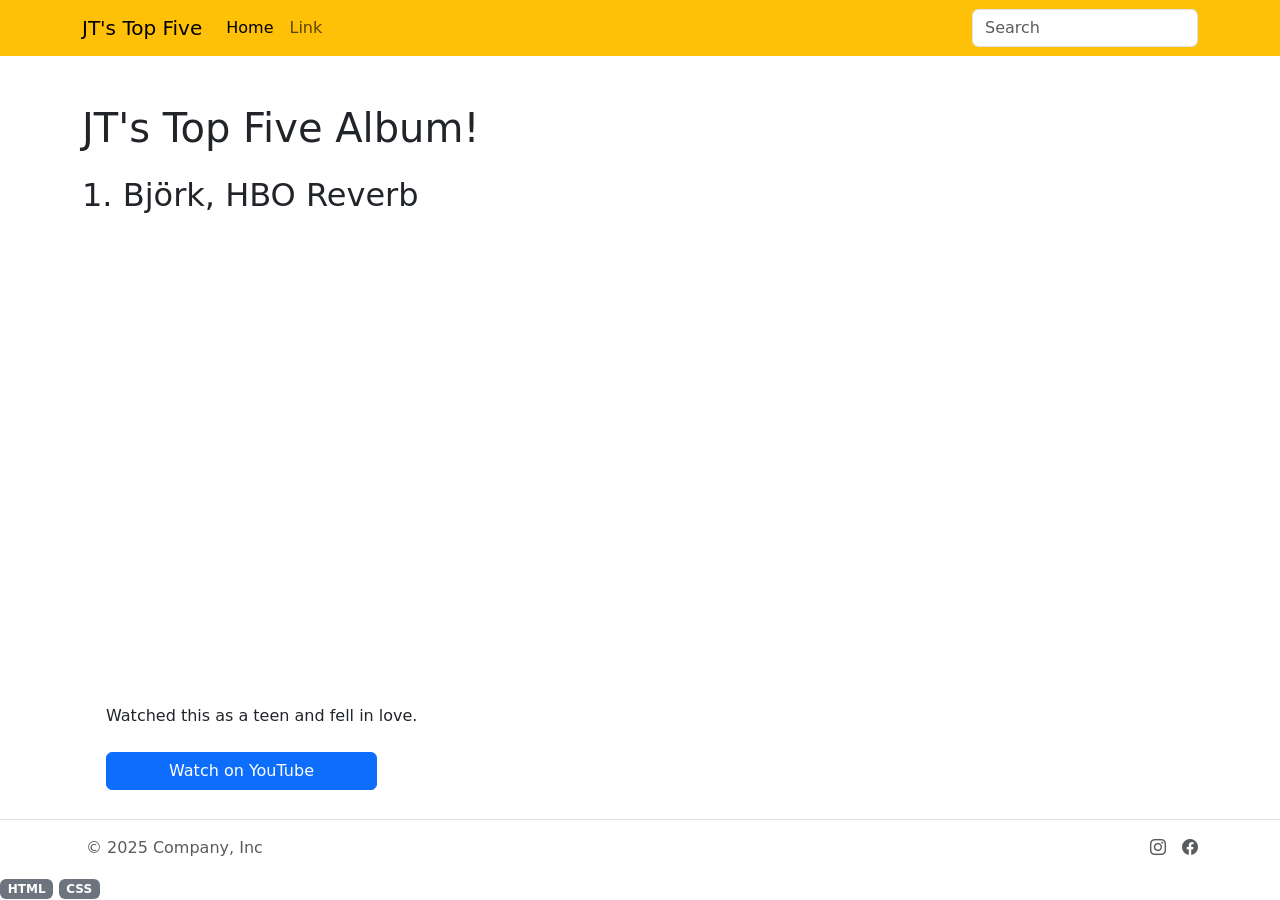
<file: bootstrap-sandbox.html>
<!doctype html>
<html lang="en" class="h-100 w-100">

<head>
  <meta charset="utf-8">
  <meta name="viewport" content="width=device-width, initial-scale=1">
  <title>Bootstrap demo</title>
  <link href="https://cdn.jsdelivr.net/npm/bootstrap@5.3.8/dist/css/bootstrap.min.css" rel="stylesheet"
    integrity="sha384-sRIl4kxILFvY47J16cr9ZwB07vP4J8+LH7qKQnuqkuIAvNWLzeN8tE5YBujZqJLB" crossorigin="anonymous">
  <link rel="stylesheet" href="https://cdn.jsdelivr.net/npm/bootstrap-icons@1.13.1/font/bootstrap-icons.min.css">  
</head>

<body class="h-100 w-100 d-flex flex-column">
  <nav class="navbar navbar-expand-lg navbar-warning bg-warning" aria-label="Eighth navbar example">
    <div class="container"> <a class="navbar-brand" href="#"> JT's Top Five </a> <button class="navbar-toggler" type="button"
        data-bs-toggle="collapse" data-bs-target="#navbarsExample07" aria-controls="navbarsExample07"
        aria-expanded="false" aria-label="Toggle navigation"> <span class="navbar-toggler-icon"></span> </button>
      <div class="collapse navbar-collapse" id="navbarsExample07">
        <ul class="navbar-nav me-auto mb-2 mb-lg-0">
          <li class="nav-item"> <a class="nav-link active" aria-current="page" href="#">Home</a> </li>
          <li class="nav-item"> <a class="nav-link" href="#">Link</a> </li>
        </ul>
        <form role="search"> <input class="form-control" type="search" placeholder="Search" aria-label="Search"> </form>
      </div>
    </div>
  </nav>
  <main class="container flex-grow-1 pt-5">
    <div>
      <h1>JT's Top Five Album!</h1>
    </div>
    <div class="py-3">
  <h2 class="pb-3">1. Björk, HBO Reverb</h2>
  <div class="ps-sm-4 col-lg-9">
    <div class="ratio ratio-16x9">
<iframe data-testid="embed-iframe" style="border-radius:12px" src="https://open.spotify.com/embed/album/6QTeUgt8uTcABIg3UZFpwY?utm_source=generator" width="100%" height="352" frameBorder="0" allowfullscreen="" allow="autoplay; clipboard-write; encrypted-media; fullscreen; picture-in-picture" loading="lazy"></iframe>     </div>
    <p class="py-2">Watched this as a teen and fell in love.</p>
    <a class="btn btn-primary col-12 col-md-4" href="https://www.youtube.com/watch?v=sFs6Xs5Sq_Y" role="button">Watch on YouTube</a>
  </div>
</div>

  </main>
  <footer class="mt-auto border-top">
    <div class="container d-flex flex-wrap justify-content-between align-items-center py-3">
      <div class="col-md-4 d-flex align-items-center"><span class="mb-3 mb-md-0 ps-1 text-body-secondary">© 2025 Company, Inc</span></div>
      <ul class="nav col-md-4 justify-content-end list-unstyled d-flex">
        <li class="ms-3"><a class="text-body-secondary" href="#" aria-label="Instagram"><i class="bi bi-instagram"></i></a></li>
        <li class="ms-3"><a class="text-body-secondary" href="#" aria-label="Facebook"><i class="bi bi-facebook"></i></a></li>
      </ul>
    </div>
  </footer>
  <script src="https://cdn.jsdelivr.net/npm/bootstrap@5.3.8/dist/js/bootstrap.bundle.min.js"
    integrity="sha384-FKyoEForCGlyvwx9Hj09JcYn3nv7wiPVlz7YYwJrWVcXK/BmnVDxM+D2scQbITxI"
    crossorigin="anonymous"></script>
</body>

</html>

<div><span class="badge text-bg-secondary">HTML</span> <span class="badge text-bg-secondary">CSS</span></div>
</file>
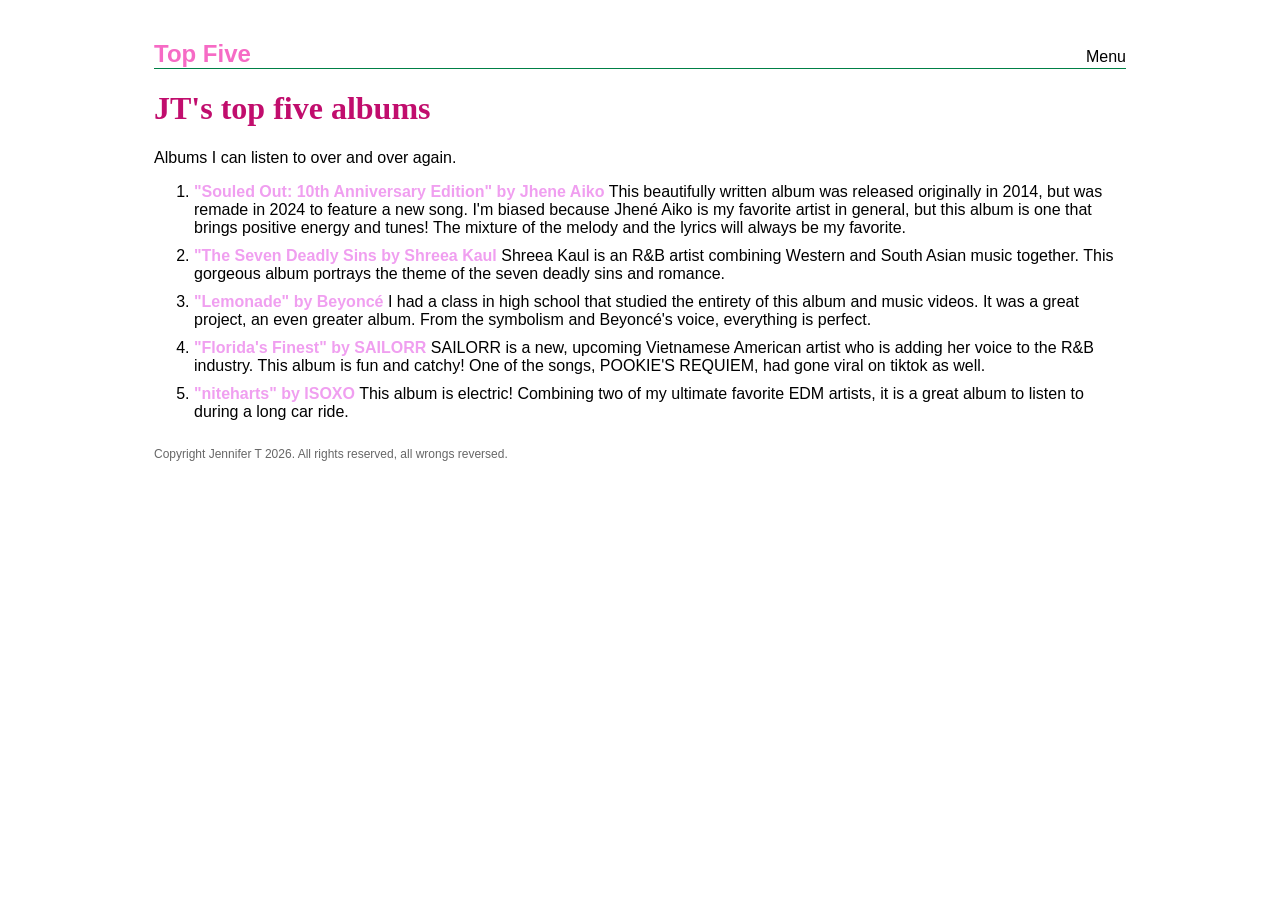
<file: top-five.html>
<!DOCTYPE html>
<html lang="en">
<head>
    <meta charset="UTF-8">
    <meta name="viewport" content="width=device-width, initial-scale=1.0">
    <title>JT's top five albums</title>
    <link rel="stylesheet" href="top-five.css"> 
</head>
<body>
    <div class="container">
    <header>
    <div class="logo">Top Five</div>
    <div>Menu</div>
     </header>
<main>
    <h1>JT's top five albums</h1>
    <p>Albums I can listen to over and over again.</p>
   
    <ol>
    <li><b><a href="https://open.spotify.com/album/6QTeUgt8uTcABIg3UZFpwY?si=7DSUC8CsQDOgSTiMvr7Umg">"Souled Out: 10th Anniversary Edition" by Jhene Aiko</a></b> This beautifully written album was released originally in 2014, but was remade in 2024 to feature a new song. I'm biased because Jhené Aiko is my favorite artist in general, but this album is one that brings positive energy and tunes! The mixture of the melody and the lyrics will always be my favorite.</li>
    <li><b><a href="https://open.spotify.com/album/6vK4iDhcckJzwv5QV3psut?si=Dex_LoOFQ4W88TAZjNKPfw">"The Seven Deadly Sins by Shreea Kaul</a></b> Shreea Kaul is an R&B artist combining Western and South Asian music together. This gorgeous album portrays the theme of the seven deadly sins and romance.</li>
    <li><b><a href="https://open.spotify.com/album/7dK54iZuOxXFarGhXwEXfF?si=fKfSj8s8Ts2X6JC3B6cBhQ">"Lemonade" by Beyoncé </a></b> I had a class in high school that studied the entirety of this album and music videos. It was a great project, an even greater album. From the symbolism and Beyoncé's voice, everything is perfect. </li>
    <li><b><a href="https://open.spotify.com/album/4KUlLprpCrNpRDsXC4MOAV?si=xFkXIAgjQwWZ8gOfYcEJDQ">"Florida's Finest" by SAILORR</a></b> SAILORR is a new, upcoming Vietnamese American artist who is adding her voice to the R&B industry. This album is fun and catchy! One of the songs, POOKIE'S REQUIEM, had gone viral on tiktok as well. </li>
    <li><b><a href="https://open.spotify.com/album/73pupZEDJHSNWZTZgN2gQH?si=2NzmyP7vSKKQPknkDBIOFg">"niteharts" by ISOXO</a></b> This album is electric! Combining two of my ultimate favorite EDM artists, it is a great album to listen to during a long car ride.</li>
    </ol>
    </body>
    </html>
</main>
<footer>
    <div> Copyright Jennifer T 2026. All rights reserved, all wrongs reversed.</div>
</footer>
</div>
</body>
</html>
</file>
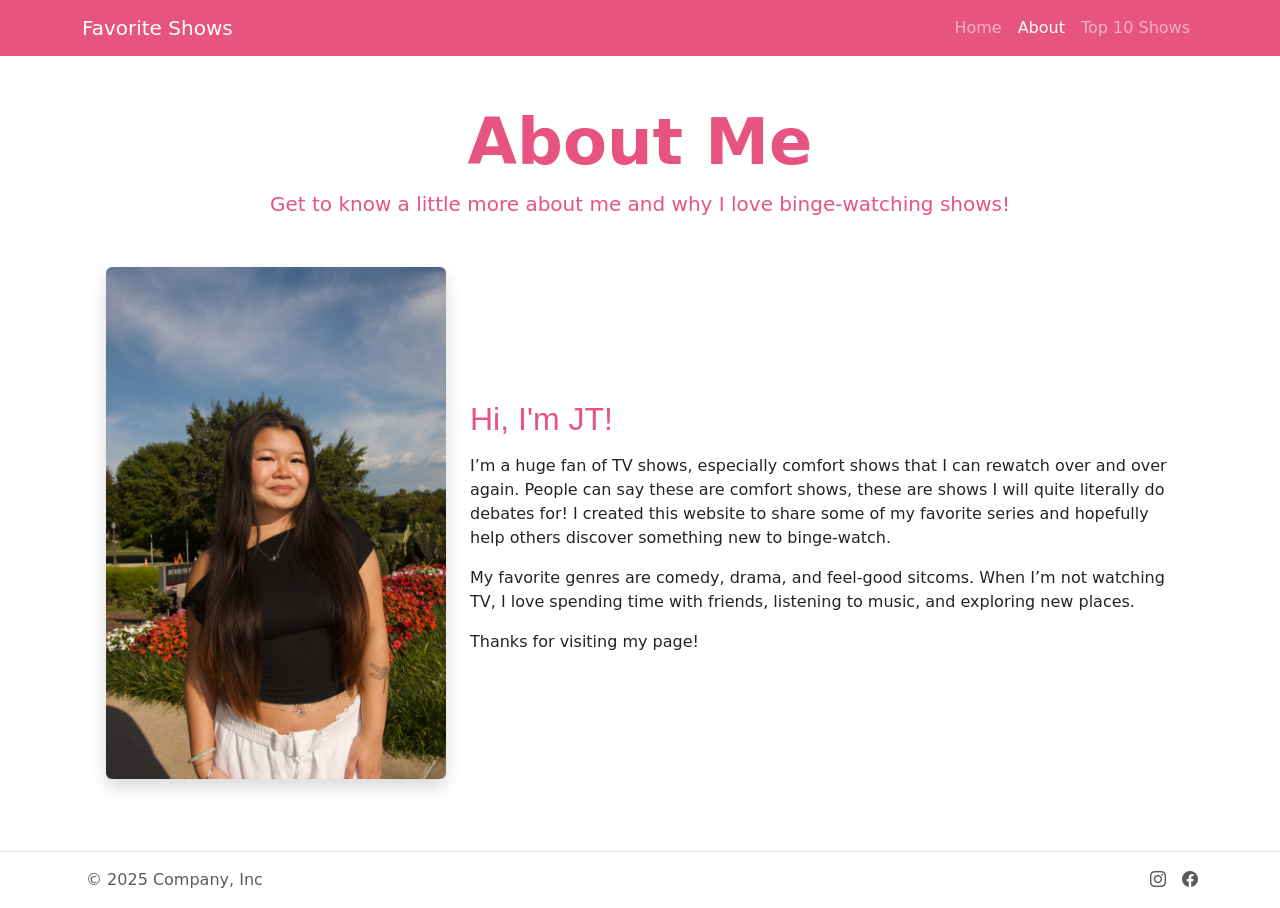
<file: Bootstrap-Website-Final/about.html>
<!doctype html>
<html lang="en" class="h-100 w-100"> 
<head>
  <meta charset="utf-8">
  <meta name="viewport" content="width=device-width, initial-scale=1">
  <title>About Me</title>

  <link href="https://cdn.jsdelivr.net/npm/bootstrap@5.3.8/dist/css/bootstrap.min.css" rel="stylesheet"
    integrity="sha384-sRIl4kxILFvY47J16cr9ZwB07vP4J8+LH7qKQnuqkuIAvNWLzeN8tE5YBujZqJLB" crossorigin="anonymous">

  <link rel="stylesheet" href="https://cdn.jsdelivr.net/npm/bootstrap-icons@1.13.1/font/bootstrap-icons.min.css">  

  <style>
    .pink-text {
      color: #E75480;
      font-weight: 500;
      font-family: "Arial Black", Arial, sans-serif;
    }

    .text-pink {
      color: #E75480;
    }

    .pink-nav {
      background-color: #E75480;
    }
  </style>
</head> 

<body class="h-100 w-100 d-flex flex-column">

  <!-- Navbar -->
  <nav class="navbar navbar-expand-lg navbar-dark pink-nav">
    <div class="container">
      <a class="navbar-brand" href="index.html">
        Favorite Shows
      </a>

      <button class="navbar-toggler" type="button"
        data-bs-toggle="collapse"
        data-bs-target="#navbar">
        <span class="navbar-toggler-icon"></span>
      </button>

      <div class="collapse navbar-collapse" id="navbar">
        <ul class="navbar-nav ms-auto">
          <li class="nav-item">
            <a class="nav-link" href="index.html">Home</a>
          </li>

          <li class="nav-item">
            <a class="nav-link active" href="about.html">About</a>
          </li>

          <li class="nav-item">
            <a class="nav-link" href="shows.html">Top 10 Shows</a>
          </li>
        </ul>
      </div>
    </div>
  </nav>

  <!-- Main Content -->
  <main class="container py-5">

    <!-- Header -->
    <div class="text-center text-pink mb-5">
      <h1 class="display-3 fw-bold">
        About Me
      </h1>

      <p class="lead">
        Get to know a little more about me and why I love binge-watching shows!
      </p>
    </div>

    <!-- About Section -->
    <div class="row align-items-center px-4">

      <!-- Image -->
      <div class="col-md-4 text-center mb-4">
        <img src="images/jt.JPEG"
          class="img-fluid rounded shadow"
          alt="Picture of Me">
      </div>

      <!-- Text -->
      <div class="col-md-8">
        <h2 class="pink-text mb-3">Hi, I'm JT!</h2>

        <p>
          I’m a huge fan of TV shows, especially comfort shows that I can rewatch
          over and over again. People can say these are comfort shows, these are shows I will quite literally do debates for! I created this website to share some of my favorite
          series and hopefully help others discover something new to binge-watch.
        </p>
        <p>
          My favorite genres are comedy, drama, and feel-good sitcoms. When I’m
          not watching TV, I love spending time with friends, listening to music,
          and exploring new places.
        </p>
        <p>
          Thanks for visiting my page!
        </p>
      </div>

    </div>

  </main>

  <!-- Footer -->
  <footer class="mt-auto border-top">
    <div class="container d-flex flex-wrap justify-content-between align-items-center py-3">

      <div class="col-md-4 d-flex align-items-center">
        <span class="mb-3 mb-md-0 ps-1 text-body-secondary">
          © 2025 Company, Inc
        </span>
      </div>

      <ul class="nav col-md-4 justify-content-end list-unstyled d-flex">

        <li class="ms-3">
          <a class="text-body-secondary" href="#" aria-label="Instagram">
            <i class="bi bi-instagram"></i>
          </a>
        </li>

        <li class="ms-3">
          <a class="text-body-secondary" href="#" aria-label="Facebook">
            <i class="bi bi-facebook"></i>
          </a>
        </li>

      </ul>
    </div>
  </footer>

  <script src="https://cdn.jsdelivr.net/npm/bootstrap@5.3.8/dist/js/bootstrap.bundle.min.js"
    integrity="sha384-FKyoEForCGlyvwx9Hj09JcYn3nv7wiPVlz7YYwJrWVcXK/BmnVDxM+D2scQbITxI"
    crossorigin="anonymous"></script>

</body> 
</html>
</file>
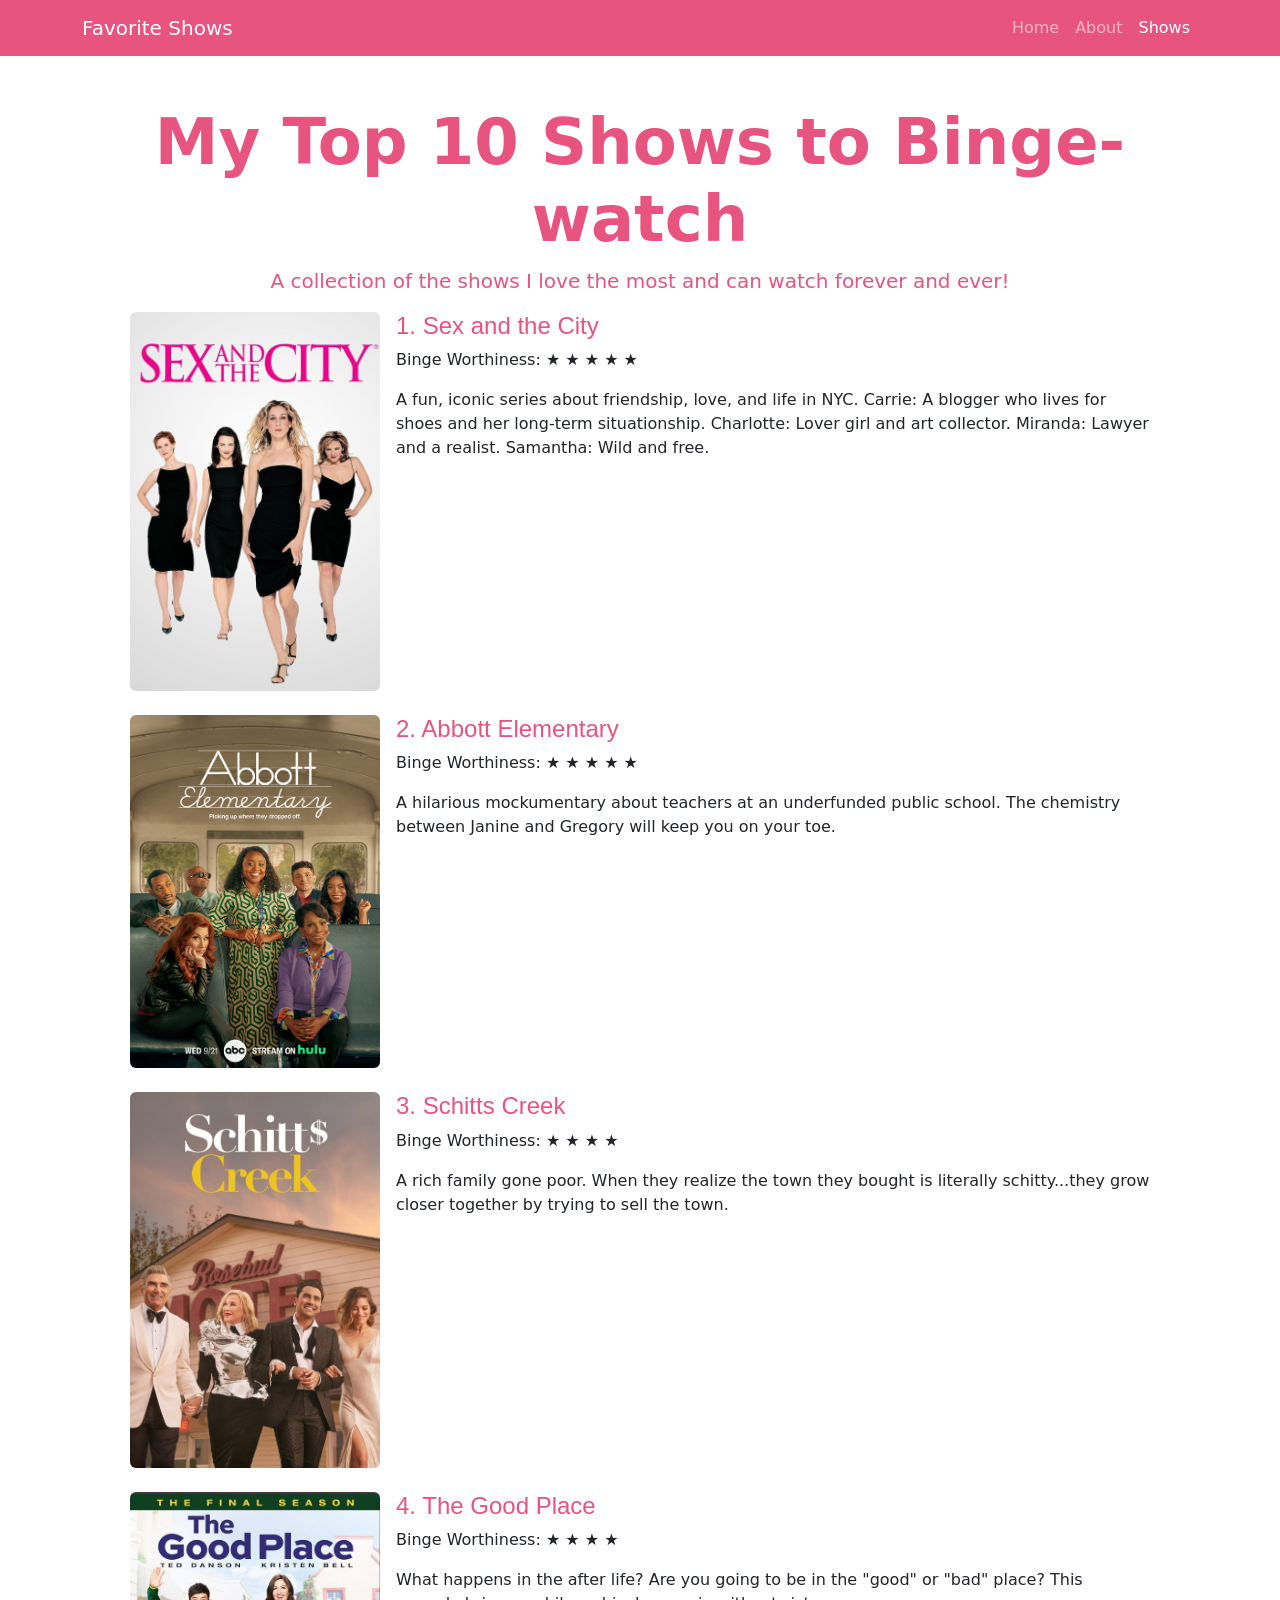
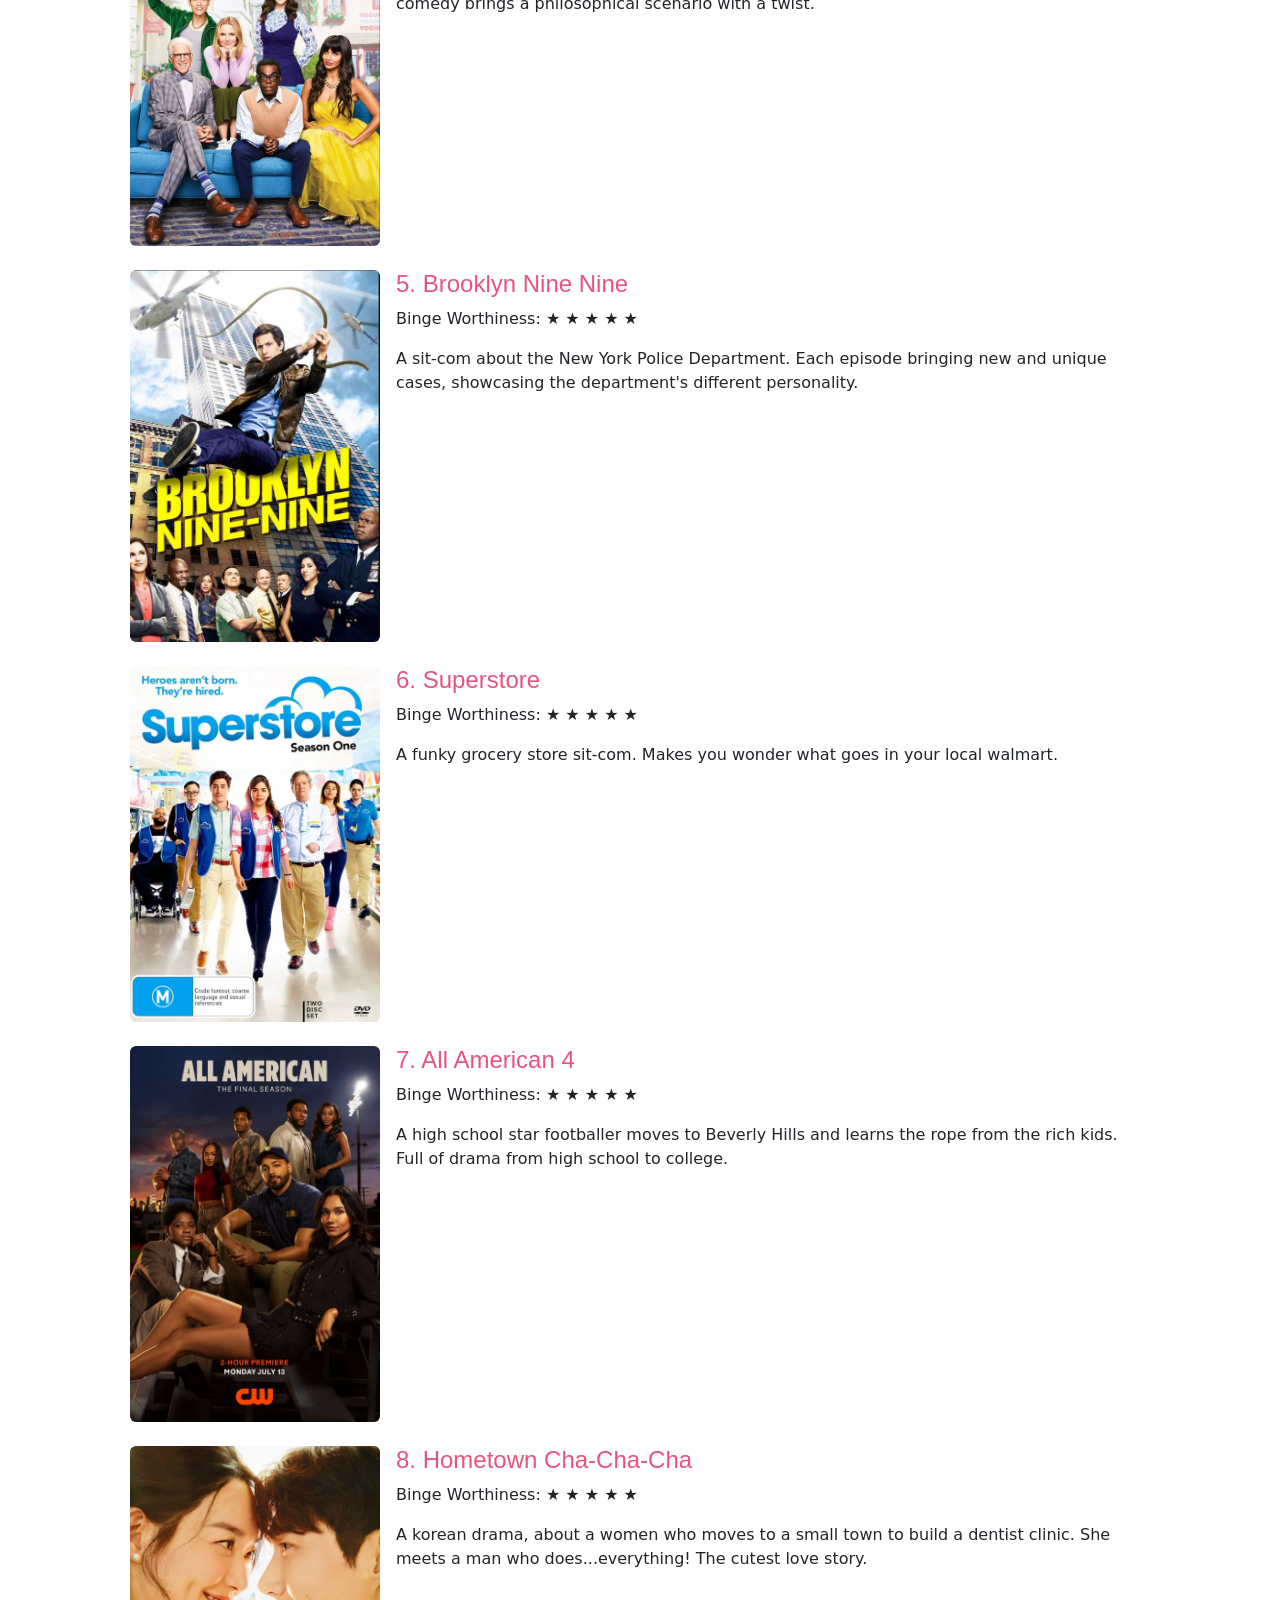
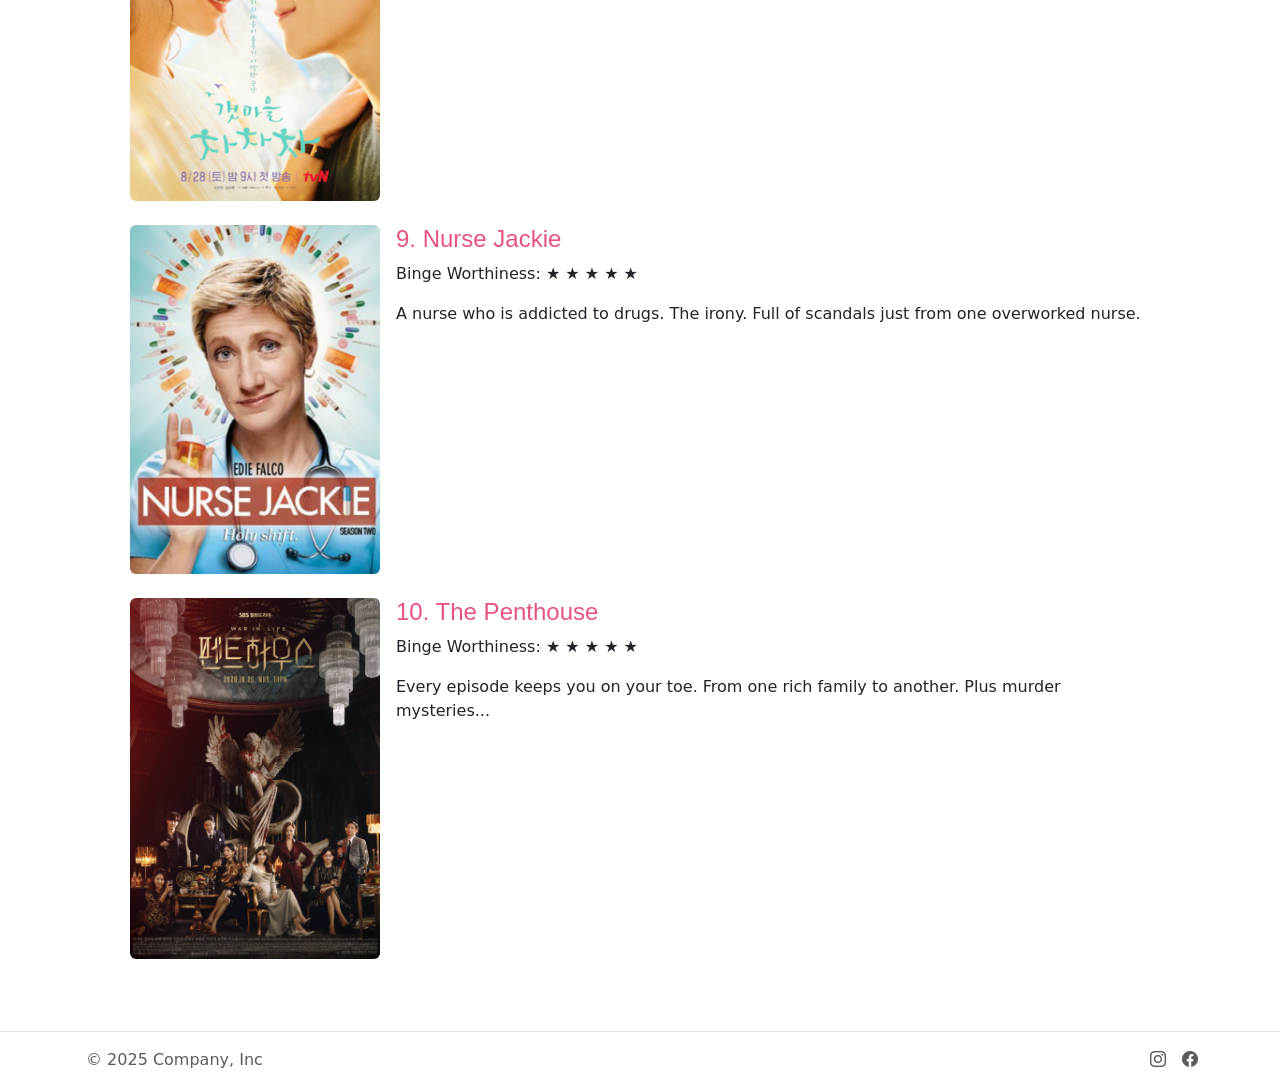
<file: Bootstrap-Website-Final/shows.html>
<!doctype html>
<html lang="en" class="h-100 w-100">
<head>
  <meta charset="utf-8">
  <meta name="viewport" content="width=device-width, initial-scale=1">
  <title>More Favorite Shows</title>

  <link href="https://cdn.jsdelivr.net/npm/bootstrap@5.3.8/dist/css/bootstrap.min.css" rel="stylesheet">

  <link rel="stylesheet"
    href="https://cdn.jsdelivr.net/npm/bootstrap-icons@1.13.1/font/bootstrap-icons.min.css">

  <style>
    .pink-text {
      color: #E75480;
      font-weight: 500;
      font-family: "Arial Black", Arial, sans-serif;
    }

    .text-pink {
      color: #E75480;
    }

    .pink-nav {
      background-color: #E75480;
    }
  </style>
</head>

<body class="h-100 w-100 d-flex flex-column">

  <!-- NAVBAR -->
  <nav class="navbar navbar-expand-lg navbar-dark pink-nav">
    <div class="container">
      <a class="navbar-brand" href="index.html">
        Favorite Shows
      </a>

      <button class="navbar-toggler"
        type="button"
        data-bs-toggle="collapse"
        data-bs-target="#navbar">
        <span class="navbar-toggler-icon"></span>
      </button>

      <div class="collapse navbar-collapse" id="navbar">
        <ul class="navbar-nav ms-auto">
          <li class="nav-item">
            <a class="nav-link" href="index.html">Home</a>
          </li>

          <li class="nav-item">
            <a class="nav-link" href="about.html">About</a>
          </li>

          <li class="nav-item">
            <a class="nav-link active" href="shows.html">Shows</a>
          </li>
        </ul>
      </div>
    </div>
  </nav>

  <!-- MAIN CONTENT -->
  <main class="container py-5">

    <!-- TITLE -->
    <div class="text-center text-pink">
      <h1 class="display-3 fw-bold">
        My Top 10 Shows to Binge-watch
      </h1>

      <p class="lead">
        A collection of the shows I love the most and can watch forever and ever!
      </p>
    </div>

    <!-- SHOW LIST -->
    <div class="d-flex align-items-start gap-3 mb-4 px-5">
      <img src="images/satc.png"
        class="img-fluid rounded"
        style="width: 250px;"
        alt="Sex and the City">

      <div>
        <h4 class="pink-text">1. Sex and the City</h4>
        <p>Binge Worthiness: ★ ★ ★ ★ ★</p>
        <p>
          A fun, iconic series about friendship, love, and life in NYC. Carrie: A blogger who lives for shoes and her long-term situationship. Charlotte: Lover girl and art collector. Miranda: Lawyer and a realist. Samantha: Wild and free. 
        </p>
      </div>
    </div>

    <div class="d-flex align-items-start gap-3 mb-4 px-5">
      <img src="images/ae.png"
        class="img-fluid rounded"
        style="width: 250px;"
        alt="Abbott Elementary">

      <div>
        <h4 class="pink-text">2. Abbott Elementary</h4>
        <p>Binge Worthiness: ★ ★ ★ ★ ★</p>
        <p>
          A hilarious mockumentary about teachers at an underfunded public school. The chemistry between Janine and Gregory will keep you on your toe. 
        </p>
      </div>
    </div>

  
<div class="d-flex align-items-start gap-3 mb-4 px-5">
  <img src="images/sc.png"
    class="img-fluid rounded"
    style="width: 250px;"
    alt="Schitts Creek">
  <div>
    <h4 class="pink-text">3. Schitts Creek</h4>
    <p>Binge Worthiness: ★ ★ ★ ★</p>
    <p>
      A rich family gone poor. When they realize the town they bought is literally schitty...they grow closer together by trying to sell the town. 
    </p>
  </div>
</div>

<div class="d-flex align-items-start gap-3 mb-4 px-5">
  <img src="images/tgp.png"
    class="img-fluid rounded"
    style="width: 250px;"
    alt="The Good Place">
  <div>
    <h4 class="pink-text">4. The Good Place</h4>
    <p>Binge Worthiness: ★ ★ ★ ★</p>
    <p>
      What happens in the after life? Are you going to be in the "good" or "bad" place? This comedy brings a philosophical scenario with a twist. 
    </p>
  </div>
</div>

<div class="d-flex align-items-start gap-3 mb-4 px-5">
  <img src="images/bnn.png"
    class="img-fluid rounded"
    style="width: 250px;"
    alt="Brooklyn Nine Nine">
  <div>
    <h4 class="pink-text">5. Brooklyn Nine Nine</h4>
    <p>Binge Worthiness: ★ ★ ★ ★ ★</p>
    <p>
      A sit-com about the New York Police Department. Each episode bringing new and unique cases, showcasing the department's different personality. 
    </p>
  </div>
</div>

<div class="d-flex align-items-start gap-3 mb-4 px-5">
  <img src="images/ss.png"
    class="img-fluid rounded"
    style="width: 250px;"
    alt="Superstore">
  <div>
    <h4 class="pink-text">6. Superstore</h4>
    <p>Binge Worthiness: ★ ★ ★ ★ ★</p>
    <p>
      A funky grocery store sit-com. Makes you wonder what goes in your local walmart. 
    </p>
  </div>
</div>

<div class="d-flex align-items-start gap-3 mb-4 px-5">
  <img src="images/aaf.png"
    class="img-fluid rounded"
    style="width: 250px;"
    alt="All American 4">
  <div>
    <h4 class="pink-text">7. All American 4</h4>
    <p>Binge Worthiness: ★ ★ ★ ★ ★</p>
    <p>
      A high school star footballer moves to Beverly Hills and learns the rope from the rich kids. Full of drama from high school to college. 
    </p>
  </div>
</div>

<div class="d-flex align-items-start gap-3 mb-4 px-5">
  <img src="images/hccc.png"
    class="img-fluid rounded"
    style="width: 250px;"
    alt="Hometown Cha-Cha-Cha">
  <div>
    <h4 class="pink-text">8. Hometown Cha-Cha-Cha</h4>
    <p>Binge Worthiness: ★ ★ ★ ★ ★</p>
    <p>
      A korean drama, about a women who moves to a small town to build a dentist clinic. She meets a man who does...everything! The cutest love story. 
    </p>
  </div>
</div>

<div class="d-flex align-items-start gap-3 mb-4 px-5">
  <img src="images/nj.png"
    class="img-fluid rounded"
    style="width: 250px;"
    alt="Nurse Jackie">
  <div>
    <h4 class="pink-text">9. Nurse Jackie </h4>
    <p>Binge Worthiness: ★ ★ ★ ★ ★</p>
    <p>
      A nurse who is addicted to drugs. The irony. Full of scandals just from one overworked nurse. 
    </p>
  </div>
</div>

<div class="d-flex align-items-start gap-3 mb-4 px-5">
  <img src="images/tp.png"
    class="img-fluid rounded"
    style="width: 250px;"
    alt="The Penthouse">
  <div>
    <h4 class="pink-text">10. The Penthouse </h4>
    <p>Binge Worthiness: ★ ★ ★ ★ ★</p>
    <p>
      Every episode keeps you on your toe. From one rich family to another. Plus murder mysteries... 
    </p>
  </div>
</div>

  </main>

  <!-- FOOTER -->
  <footer class="mt-auto border-top">
    <div class="container d-flex flex-wrap justify-content-between align-items-center py-3">

      <div class="col-md-4 d-flex align-items-center">
        <span class="mb-3 mb-md-0 ps-1 text-body-secondary">
          © 2025 Company, Inc
        </span>
      </div>

      <ul class="nav col-md-4 justify-content-end list-unstyled d-flex">
        <li class="ms-3">
          <a class="text-body-secondary" href="#">
            <i class="bi bi-instagram"></i>
          </a>
        </li>

        <li class="ms-3">
          <a class="text-body-secondary" href="#">
            <i class="bi bi-facebook"></i>
          </a>
        </li>
      </ul>
    </div>
  </footer>

  <script src="https://cdn.jsdelivr.net/npm/bootstrap@5.3.8/dist/js/bootstrap.bundle.min.js"></script>

</body>
</html>
</file>
<file: top-five.css>
html {
  width: 100%;
  height: 100%; 
}

body {
  height: 100%;
 width: 375px;
 margin: 20px auto;
 font-family: Arial, Helvetica, sans-serif;
 font-size: 16px;
} 

container {
  min-height: 100%;
  display: flex;
  flex-direction: column;
  align-items: stretch;
}

header {
  display: flex;
  justify-content: space-between;
  align-items: baseline;
  border-bottom: 1px solid rgb(0, 128, 70);
  padding-top: 20px;
}

.logo {
  font-size: 24px;
  font-weight: 800;
  color: rgb(246, 107, 197);
}

main {
  flex-grow: 1;
}

h1 {
  font-family: "Comic Sans MS", Georgia, serif;
  color: rgb(193, 13, 109); 
}

li {
  padding-bottom: 10px;
}

a {
  color: rgb(240, 159, 240);
  text-decoration: none;
}

footer {
  font-size: 12px;
  color: rgba(0, 0, 0, 0.6);
  padding-bottom: 20px;
}

@media screen and (min-width: 576px) {
  body {
    width: 556px; 
  }
}

@media screen and (min-width: 768px) {
  body {
    width: 748px; 
  }
}

@media screen and (min-width: 992px) {
  body {
    width: 972px; 
  }
}
</file>
